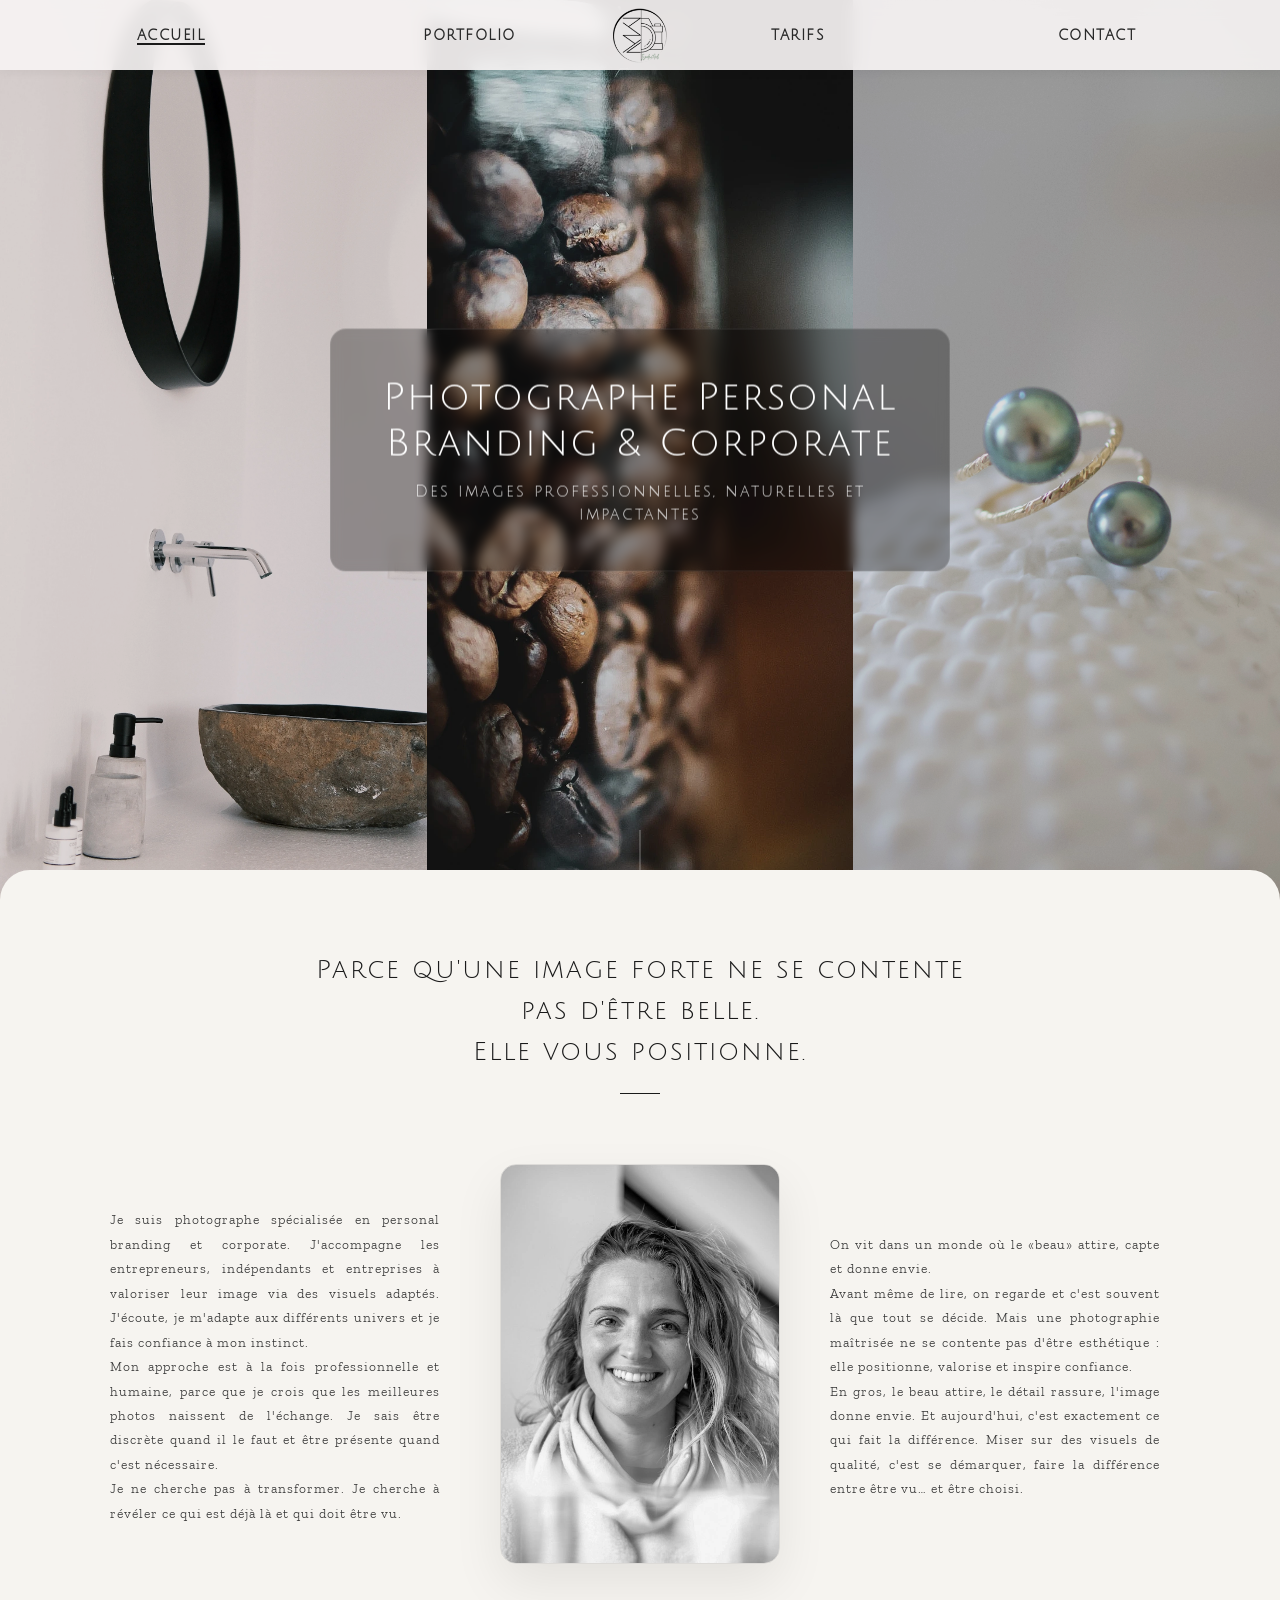
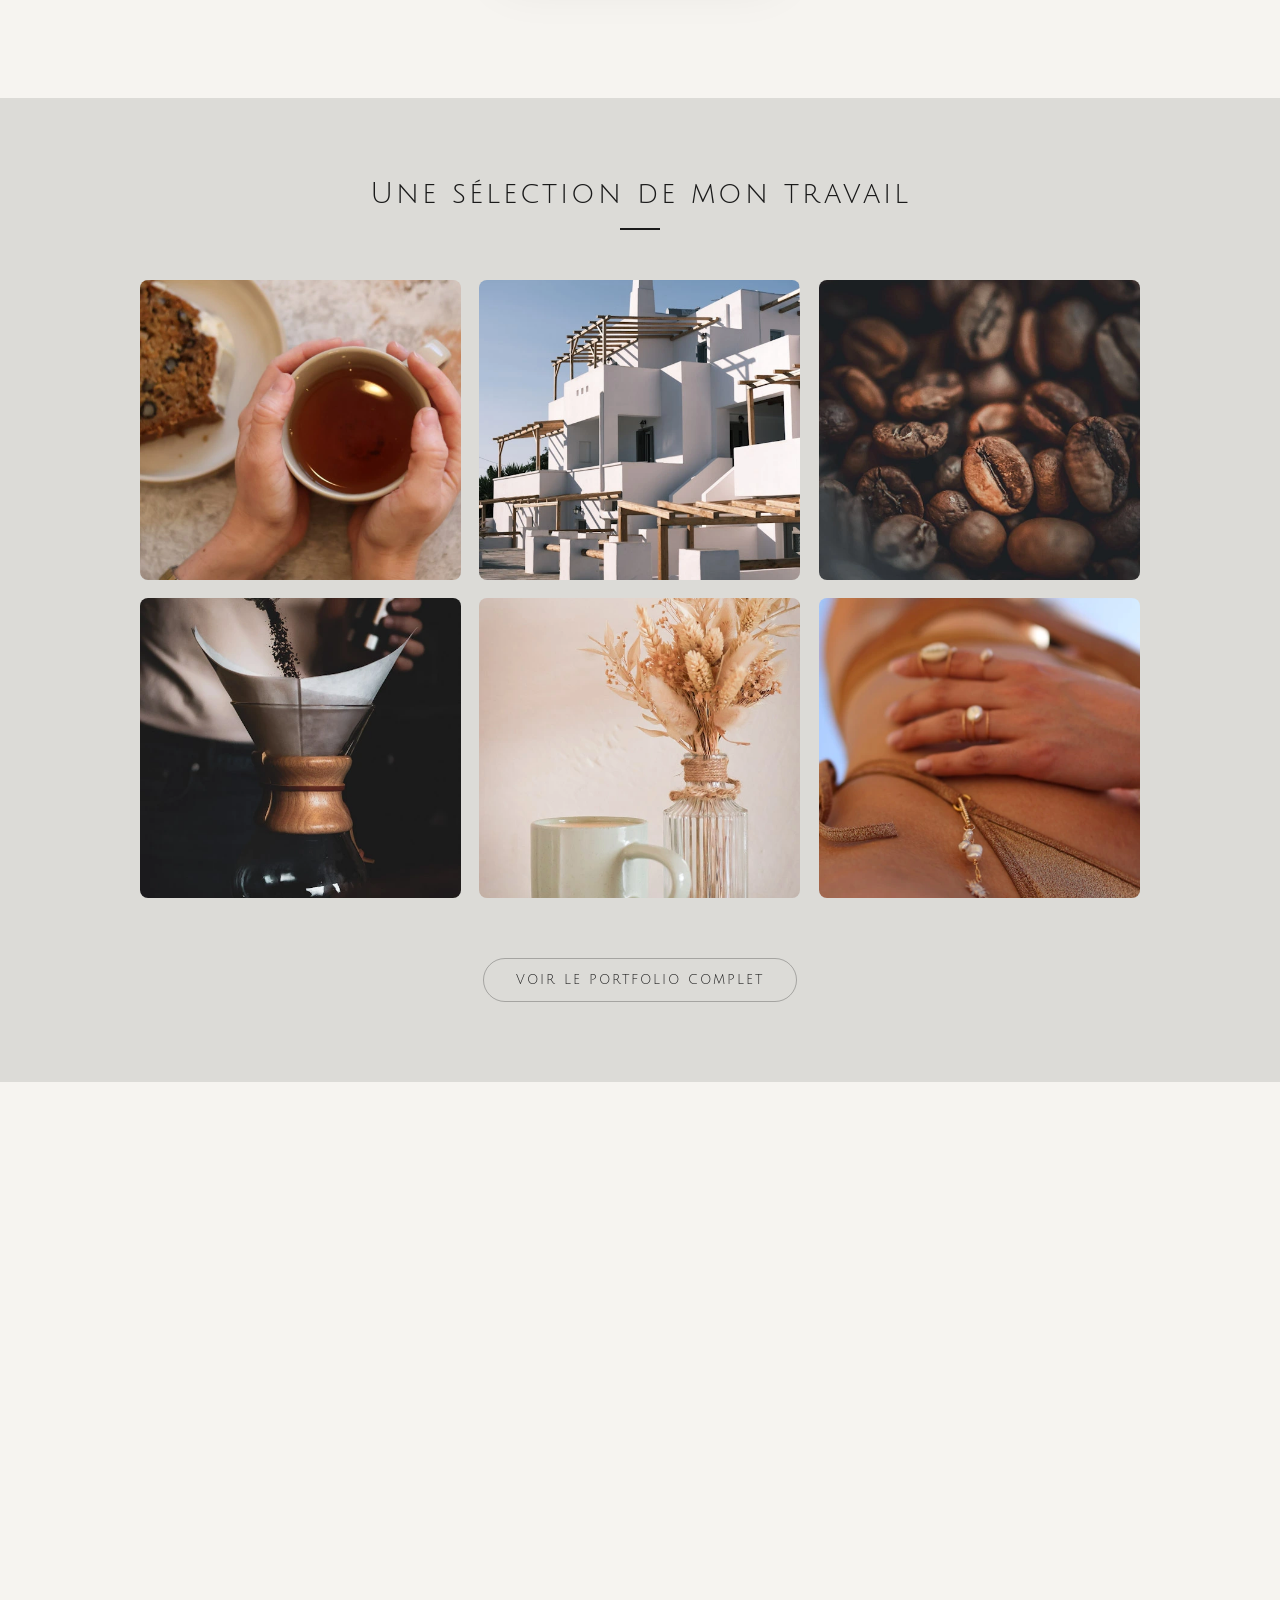
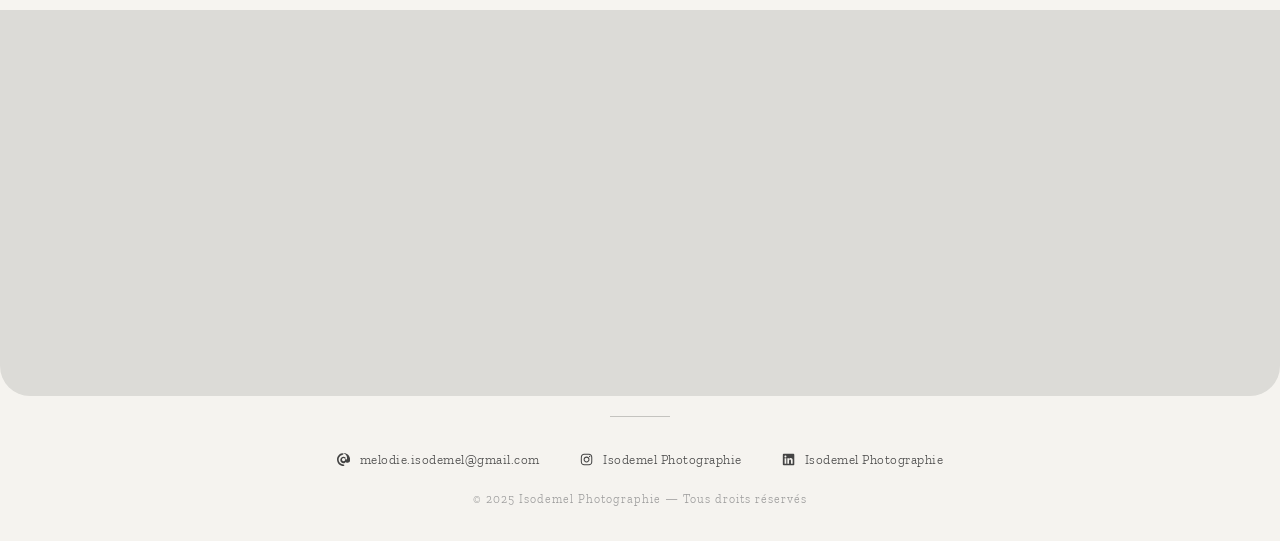
<file: index.html>
<!DOCTYPE html>
<html lang="fr">
<head>
    <meta charset="UTF-8">
    <meta name="viewport" content="width=device-width, initial-scale=1.0">
    <title>Isodemel Photographie</title>
    <meta name="description" content="Photographe personal branding et corporate à Aix-en-Provence et alentours. Photos professionnelles pour entrepreneurs et entreprises">

    <!-- Preload critical fonts -->
    <link rel="preload" href="./assets/fonts/Julius_Sans_One/JuliusSansOne-Regular.ttf" as="font" type="font/ttf" crossorigin>
    <link rel="preload" href="./assets/fonts/Zilla_Slab/ZillaSlab-Light.ttf" as="font" type="font/ttf" crossorigin>

    <link rel="stylesheet" href="style.css">

    <!-- Inline only the 3 SVG icons needed instead of loading 90Ko+ Font Awesome -->
    <style>
        .icon-at, .icon-instagram, .icon-linkedin {
            display: inline-block;
            width: 1em;
            height: 1em;
            vertical-align: -0.125em;
            fill: currentColor;
            flex-shrink: 0;
        }
    </style>
</head>

<body>
    <header class="navbar">
        <nav class="nav-left">
            <a href="./index.html" class="active">Accueil</a>
            <a href="./portfolio.html">Portfolio</a>
        </nav>

        <div class="logo">
            <a href="./index.html">
                <img src="./assets/img/Logo isodemel.png" alt="Isodemel Photographie - Retour à l'accueil" width="55" height="55">
            </a>
        </div>

        <nav class="nav-right">
            <a href="./tarifs.html">Tarifs</a>
            <a href="./contact.html">Contact</a>
        </nav>
    </header>

    <main>
        <section class="hero">
            <div class="hero-grid">
                <div class="hero-img">
                    <img src="./assets/imgmin/img23min.webp" alt="Photo personal branding" fetchpriority="high" decoding="async" width="600" height="900">
                </div>
                <div class="hero-img">
                    <img src="./assets/imgmin/img8min.webp" alt="Photo grains de café" fetchpriority="high" decoding="async" width="600" height="900">
                </div>
                <div class="hero-img">
                    <img src="./assets/imgmin/img22min.webp" alt="Photo bijoux" decoding="async" width="600" height="900">
                </div>
            </div>
            <div class="hero-text">
                <h1>Photographe Personal Branding & Corporate</h1>
                <h2>Des images professionnelles, naturelles et impactantes</h2>
            </div>
        </section>

        <section class="presentation">
            <h2 class="fade-in-up">Parce qu'une image forte ne se contente pas d'être belle. <br>Elle vous positionne.</h2>
            <div class="presentation-container">
                <div class="container-left fade-in-up">
                    <p>Je suis photographe spécialisée en <strong>personal branding et corporate.</strong> J'accompagne les entrepreneurs, indépendants et entreprises à valoriser leur image via des visuels adaptés. J'écoute, je m'adapte aux différents univers et je fais confiance à mon instinct. <br>Mon approche est à la fois professionnelle et humaine, parce que je crois que les meilleures photos naissent de l'échange. Je sais être discrète quand il le faut et être présente quand c'est nécessaire. <br>Je ne cherche pas à transformer. Je cherche à révéler ce qui est déjà là et qui doit être vu.</p>
                </div>
                <div class="container-center fade-in-up">
                    <img src="./assets/imgmin/melo.webp" alt="Mélodie, photographe Isodemel" loading="lazy" width="280" height="400">
                </div>
                <div class="container-right fade-in-up">
                    <p>On vit dans un monde où le «beau» attire, capte et donne envie. <br>Avant même de lire, on regarde et c'est souvent là que tout se décide. Mais une photographie maîtrisée ne se contente pas d'être esthétique : elle positionne, valorise et inspire confiance. <br>En gros, le beau attire, le détail rassure, l'image donne envie. Et aujourd'hui, c'est exactement ce qui fait la différence. Miser sur des visuels de qualité, c'est se démarquer, faire la différence entre être vu… et être choisi.</p>
                </div>
            </div>
        </section>

        <section class="photo">
            <h2 class="fade-in-up">Une sélection de mon travail</h2>
            <div class="photo-grid">
                <img src="./assets/imgmin/img3min.webp" alt="Un thé" loading="lazy" width="400" height="300" class="fade-in-up">
                <img src="./assets/imgmin/img11min.webp" alt="Un hôtel en Grèce" loading="lazy" width="400" height="300" class="fade-in-up">
                <img src="./assets/imgmin/img12min.webp" alt="Des grains de café" loading="lazy" width="400" height="300" class="fade-in-up">
                <img src="./assets/imgmin/img20min.webp" alt="Fabrication de café" loading="lazy" width="400" height="300" class="fade-in-up">
                <img src="./assets/imgmin/img2min.webp" alt="Une tasse à café et un bouquet de fleurs" loading="lazy" width="400" height="300" class="fade-in-up">
                <img src="./assets/imgmin/img19min.webp" alt="Des bijoux sur un maillot de bain" loading="lazy" width="400" height="300" class="fade-in-up">
            </div>
            <a href="./portfolio.html" class="btn">Voir le Portfolio complet</a>
        </section>

        <section class="service-section">
            <h2 class="fade-in-up">Pour Qui</h2>
            <div class="service-grid">
                <div class="service fade-in-up">
                    <h3>Personal Branding</h3>
                    <p>Des portraits naturels pour valoriser votre image et votre activité.</p>
                </div>
                <div class="service fade-in-up">
                    <h3>Corporate</h3>
                    <p>Des images professionnelles pour votre entreprise et vos équipes.</p>
                </div>
                <div class="service fade-in-up">
                    <h3>Reportage</h3>
                    <p>Capturer votre activité dans son environnement réel.</p>
                </div>
            </div>
            <a href="./tarifs.html" class="btn">Voir mes tarifs</a>
        </section>

        <section class="cta">
            <h2 class="fade-in-up">Discutons de votre projet</h2>
            <p class="cta-location fade-in-up">Basée dans le Pays d'Aix, je réalise vos shootings à Aix-en-Provence, Pertuis, Manosque et dans toute la région. Des déplacements sont possibles au-delà, n'hésitez pas à me contacter pour en discuter.</p>
            <a href="./contact.html" class="btn">Me contacter</a>
        </section>
    </main>

    <footer>
        <div class="link">
            <ul>
                <li>
                    <a href="mailto:melodie.isodemel@gmail.com">
                        <svg class="icon-at" xmlns="http://www.w3.org/2000/svg" viewBox="0 0 512 512"><path d="M256 64C150 64 64 150 64 256s86 192 192 192c17.7 0 32 14.3 32 32s-14.3 32-32 32C114.6 512 0 397.4 0 256S114.6 0 256 0s256 114.6 256 256v32c0 53-43 96-96 96-29.3 0-55.6-13.2-73.2-33.9C320 374.8 289.4 400 256 400c-70.7 0-128-57.3-128-128s57.3-128 128-128c26.7 0 51.5 8.2 72 22.1V224c0 17.7 14.3 32 32 32s32-14.3 32-32v-32 0c0-106-86-192-192-192zm64 192a64 64 0 1 0-128 0 64 64 0 1 0 128 0z"/></svg>
                        melodie.isodemel@gmail.com
                    </a>
                </li>
                <li>
                    <a href="https://www.instagram.com/isodemel_photographie/" target="_blank" rel="noopener noreferrer">
                        <svg class="icon-instagram" xmlns="http://www.w3.org/2000/svg" viewBox="0 0 448 512"><path d="M224.1 141c-63.6 0-114.9 51.3-114.9 114.9S160.5 370.9 224.1 370.9 339 319.5 339 255.9 287.7 141 224.1 141zm0 189.6c-41.1 0-74.7-33.5-74.7-74.7s33.5-74.7 74.7-74.7 74.7 33.5 74.7 74.7-33.6 74.7-74.7 74.7zm146.4-194.3c0 14.9-12 26.8-26.8 26.8-14.9 0-26.8-12-26.8-26.8s12-26.8 26.8-26.8 26.8 12 26.8 26.8zm76.1 27.2c-1.7-35.9-9.9-67.7-36.2-93.9-26.2-26.2-58-34.4-93.9-36.2-37-2.1-147.9-2.1-184.9 0-35.8 1.7-67.6 9.9-93.9 36.1s-34.4 58-36.2 93.9c-2.1 37-2.1 147.9 0 184.9 1.7 35.9 9.9 67.7 36.2 93.9s58 34.4 93.9 36.2c37 2.1 147.9 2.1 184.9 0 35.9-1.7 67.7-9.9 93.9-36.2 26.2-26.2 34.4-58 36.2-93.9 2.1-37 2.1-147.8 0-184.8zM398.8 388c-7.8 19.6-22.9 34.7-42.6 42.6-29.5 11.7-99.5 9-132.1 9s-102.7 2.6-132.1-9c-19.6-7.8-34.7-22.9-42.6-42.6-11.7-29.5-9-99.5-9-132.1s-2.6-102.7 9-132.1c7.8-19.6 22.9-34.7 42.6-42.6 29.5-11.7 99.5-9 132.1-9s102.7-2.6 132.1 9c19.6 7.8 34.7 22.9 42.6 42.6 11.7 29.5 9 99.5 9 132.1s2.7 102.7-9 132.1z"/></svg>
                        Isodemel Photographie
                    </a>
                </li>
                <li>
                    <a href="https://www.linkedin.com/in/isodemel-photographie-8511493b7/" target="_blank" rel="noopener noreferrer">
                        <svg class="icon-linkedin" xmlns="http://www.w3.org/2000/svg" viewBox="0 0 448 512"><path d="M416 32H31.9C14.3 32 0 46.5 0 64.3v383.4C0 465.5 14.3 480 31.9 480H416c17.6 0 32-14.5 32-32.3V64.3c0-17.8-14.4-32.3-32-32.3zM135.4 416H69V202.2h66.5V416zm-33.2-243c-21.3 0-38.5-17.3-38.5-38.5S80.9 96 102.2 96c21.2 0 38.5 17.3 38.5 38.5 0 21.3-17.2 38.5-38.5 38.5zm282.1 243h-66.4V312c0-24.8-.5-56.7-34.5-56.7-34.6 0-39.9 27-39.9 54.9V416h-66.4V202.2h63.7v29.2h.9c8.9-16.8 30.6-34.5 62.9-34.5 67.2 0 79.7 44.3 79.7 101.9V416z"/></svg>
                        Isodemel Photographie
                    </a>
                </li>
            </ul>
        </div>
        <p class="footer-copy">&copy; 2025 Isodemel Photographie — Tous droits réservés</p>
    </footer>

    <script>
        // Scroll animations
        if ('IntersectionObserver' in window) {
            const setupObserver = () => {
                const observer = new IntersectionObserver((entries) => {
                    entries.forEach((entry) => {
                        if (entry.isIntersecting) {
                            entry.target.classList.add('visible');
                            observer.unobserve(entry.target);
                        }
                    });
                }, { threshold: 0.1, rootMargin: '0px 0px -40px 0px' });
                document.querySelectorAll('.fade-in-up').forEach(el => observer.observe(el));
            };
            if ('requestIdleCallback' in window) {
                requestIdleCallback(setupObserver);
            } else {
                setTimeout(setupObserver, 200);
            }
        } else {
            document.querySelectorAll('.fade-in-up').forEach(el => el.classList.add('visible'));
        }
    </script>
</body>
</html>
</file>
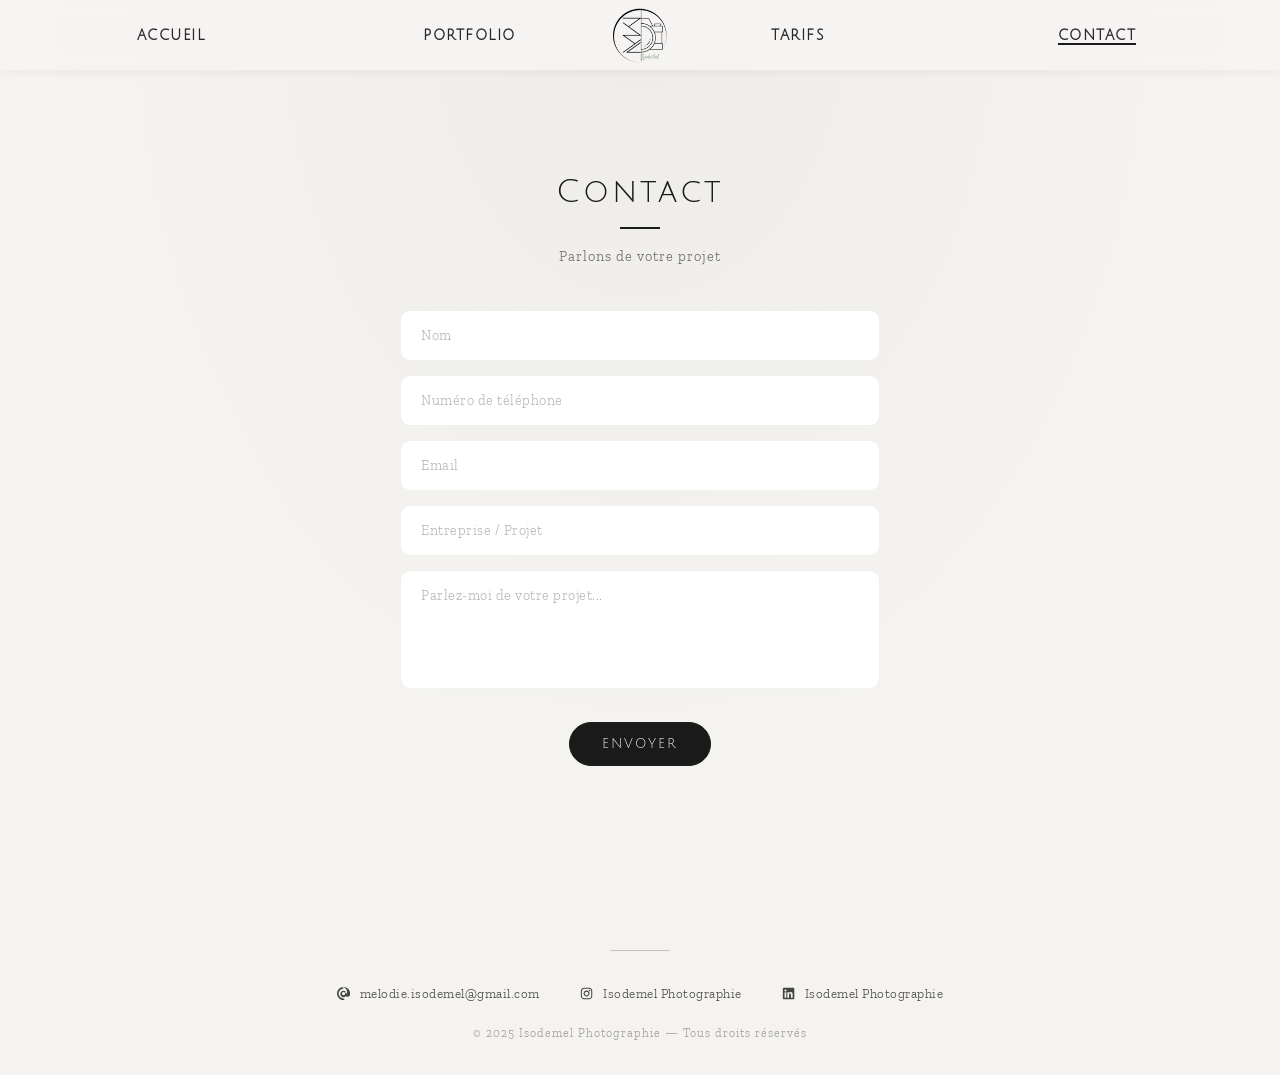
<file: contact.html>
<!DOCTYPE html>
<html lang="fr">
<head>
    <meta charset="UTF-8">
    <meta name="viewport" content="width=device-width, initial-scale=1.0">
    <title>Contact — Isodemel Photographie</title>
    <meta name="description" content="Un projet photo dans la région PACA ? Contactez-moi pour un shooting personal branding ou corporate adapté à votre image.">
    <link rel="preload" href="./assets/fonts/Julius_Sans_One/JuliusSansOne-Regular.ttf" as="font" type="font/ttf" crossorigin>
    <link rel="preload" href="./assets/fonts/Zilla_Slab/ZillaSlab-Light.ttf" as="font" type="font/ttf" crossorigin>
    <link rel="stylesheet" href="style.css">
    <style>
        .icon-at, .icon-instagram, .icon-linkedin { display: inline-block; width: 1em; height: 1em; vertical-align: -0.125em; fill: currentColor; flex-shrink: 0; }
    </style>
</head>

<body>
    <header class="navbar">
        <nav class="nav-left">
            <a href="./index.html">Accueil</a>
            <a href="./portfolio.html">Portfolio</a>
        </nav>
        <div class="logo">
            <a href="./index.html">
                <img src="./assets/img/Logo isodemel.png" alt="Isodemel Photographie - Retour à l'accueil" width="55" height="55">
            </a>
        </div>
        <nav class="nav-right">
            <a href="./tarifs.html">Tarifs</a>
            <a href="./contact.html" class="active">Contact</a>
        </nav>
    </header>

    <main>
        <section class="contact">
            <div class="contact-container">
                <h2 class="contact-title">Contact</h2>
                <p class="contact-subtitle">Parlons de votre projet</p>
                <form class="contact-form">
                    <div class="form-group">
                        <input type="text" name="nom" placeholder="Nom" required autocomplete="name">
                    </div>
                    <div class="form-group">
                        <input type="tel" name="telephone" placeholder="Numéro de téléphone" required autocomplete="tel">
                    </div>
                    <div class="form-group">
                        <input type="email" name="email" placeholder="Email" required autocomplete="email">
                    </div>
                    <div class="form-group">
                        <input type="text" name="entreprise" placeholder="Entreprise / Projet" autocomplete="organization">
                    </div>
                    <div class="form-group">
                        <textarea name="message" rows="5" placeholder="Parlez-moi de votre projet..." required></textarea>
                    </div>
                    <button type="submit" id="btn">Envoyer</button>
                </form>
            </div>
        </section>
    </main>

    <footer>
        <div class="link">
            <ul>
                <li><a href="mailto:melodie.isodemel@gmail.com"><svg class="icon-at" xmlns="http://www.w3.org/2000/svg" viewBox="0 0 512 512"><path d="M256 64C150 64 64 150 64 256s86 192 192 192c17.7 0 32 14.3 32 32s-14.3 32-32 32C114.6 512 0 397.4 0 256S114.6 0 256 0s256 114.6 256 256v32c0 53-43 96-96 96-29.3 0-55.6-13.2-73.2-33.9C320 374.8 289.4 400 256 400c-70.7 0-128-57.3-128-128s57.3-128 128-128c26.7 0 51.5 8.2 72 22.1V224c0 17.7 14.3 32 32 32s32-14.3 32-32v-32 0c0-106-86-192-192-192zm64 192a64 64 0 1 0-128 0 64 64 0 1 0 128 0z"/></svg>melodie.isodemel@gmail.com</a></li>
                <li><a href="https://www.instagram.com/isodemel_photographie/" target="_blank" rel="noopener noreferrer"><svg class="icon-instagram" xmlns="http://www.w3.org/2000/svg" viewBox="0 0 448 512"><path d="M224.1 141c-63.6 0-114.9 51.3-114.9 114.9S160.5 370.9 224.1 370.9 339 319.5 339 255.9 287.7 141 224.1 141zm0 189.6c-41.1 0-74.7-33.5-74.7-74.7s33.5-74.7 74.7-74.7 74.7 33.5 74.7 74.7-33.6 74.7-74.7 74.7zm146.4-194.3c0 14.9-12 26.8-26.8 26.8-14.9 0-26.8-12-26.8-26.8s12-26.8 26.8-26.8 26.8 12 26.8 26.8zm76.1 27.2c-1.7-35.9-9.9-67.7-36.2-93.9-26.2-26.2-58-34.4-93.9-36.2-37-2.1-147.9-2.1-184.9 0-35.8 1.7-67.6 9.9-93.9 36.1s-34.4 58-36.2 93.9c-2.1 37-2.1 147.9 0 184.9 1.7 35.9 9.9 67.7 36.2 93.9s58 34.4 93.9 36.2c37 2.1 147.9 2.1 184.9 0 35.9-1.7 67.7-9.9 93.9-36.2 26.2-26.2 34.4-58 36.2-93.9 2.1-37 2.1-147.8 0-184.8zM398.8 388c-7.8 19.6-22.9 34.7-42.6 42.6-29.5 11.7-99.5 9-132.1 9s-102.7 2.6-132.1-9c-19.6-7.8-34.7-22.9-42.6-42.6-11.7-29.5-9-99.5-9-132.1s-2.6-102.7 9-132.1c7.8-19.6 22.9-34.7 42.6-42.6 29.5-11.7 99.5-9 132.1-9s102.7-2.6 132.1 9c19.6 7.8 34.7 22.9 42.6 42.6 11.7 29.5 9 99.5 9 132.1s2.7 102.7-9 132.1z"/></svg>Isodemel Photographie</a></li>
                <li><a href="https://www.linkedin.com/in/isodemel-photographie-8511493b7/" target="_blank" rel="noopener noreferrer"><svg class="icon-linkedin" xmlns="http://www.w3.org/2000/svg" viewBox="0 0 448 512"><path d="M416 32H31.9C14.3 32 0 46.5 0 64.3v383.4C0 465.5 14.3 480 31.9 480H416c17.6 0 32-14.5 32-32.3V64.3c0-17.8-14.4-32.3-32-32.3zM135.4 416H69V202.2h66.5V416zm-33.2-243c-21.3 0-38.5-17.3-38.5-38.5S80.9 96 102.2 96c21.2 0 38.5 17.3 38.5 38.5 0 21.3-17.2 38.5-38.5 38.5zm282.1 243h-66.4V312c0-24.8-.5-56.7-34.5-56.7-34.6 0-39.9 27-39.9 54.9V416h-66.4V202.2h63.7v29.2h.9c8.9-16.8 30.6-34.5 62.9-34.5 67.2 0 79.7 44.3 79.7 101.9V416z"/></svg>Isodemel Photographie</a></li>
            </ul>
        </div>
        <p class="footer-copy">&copy; 2025 Isodemel Photographie — Tous droits réservés</p>
    </footer>

</body>
</html>
</file>
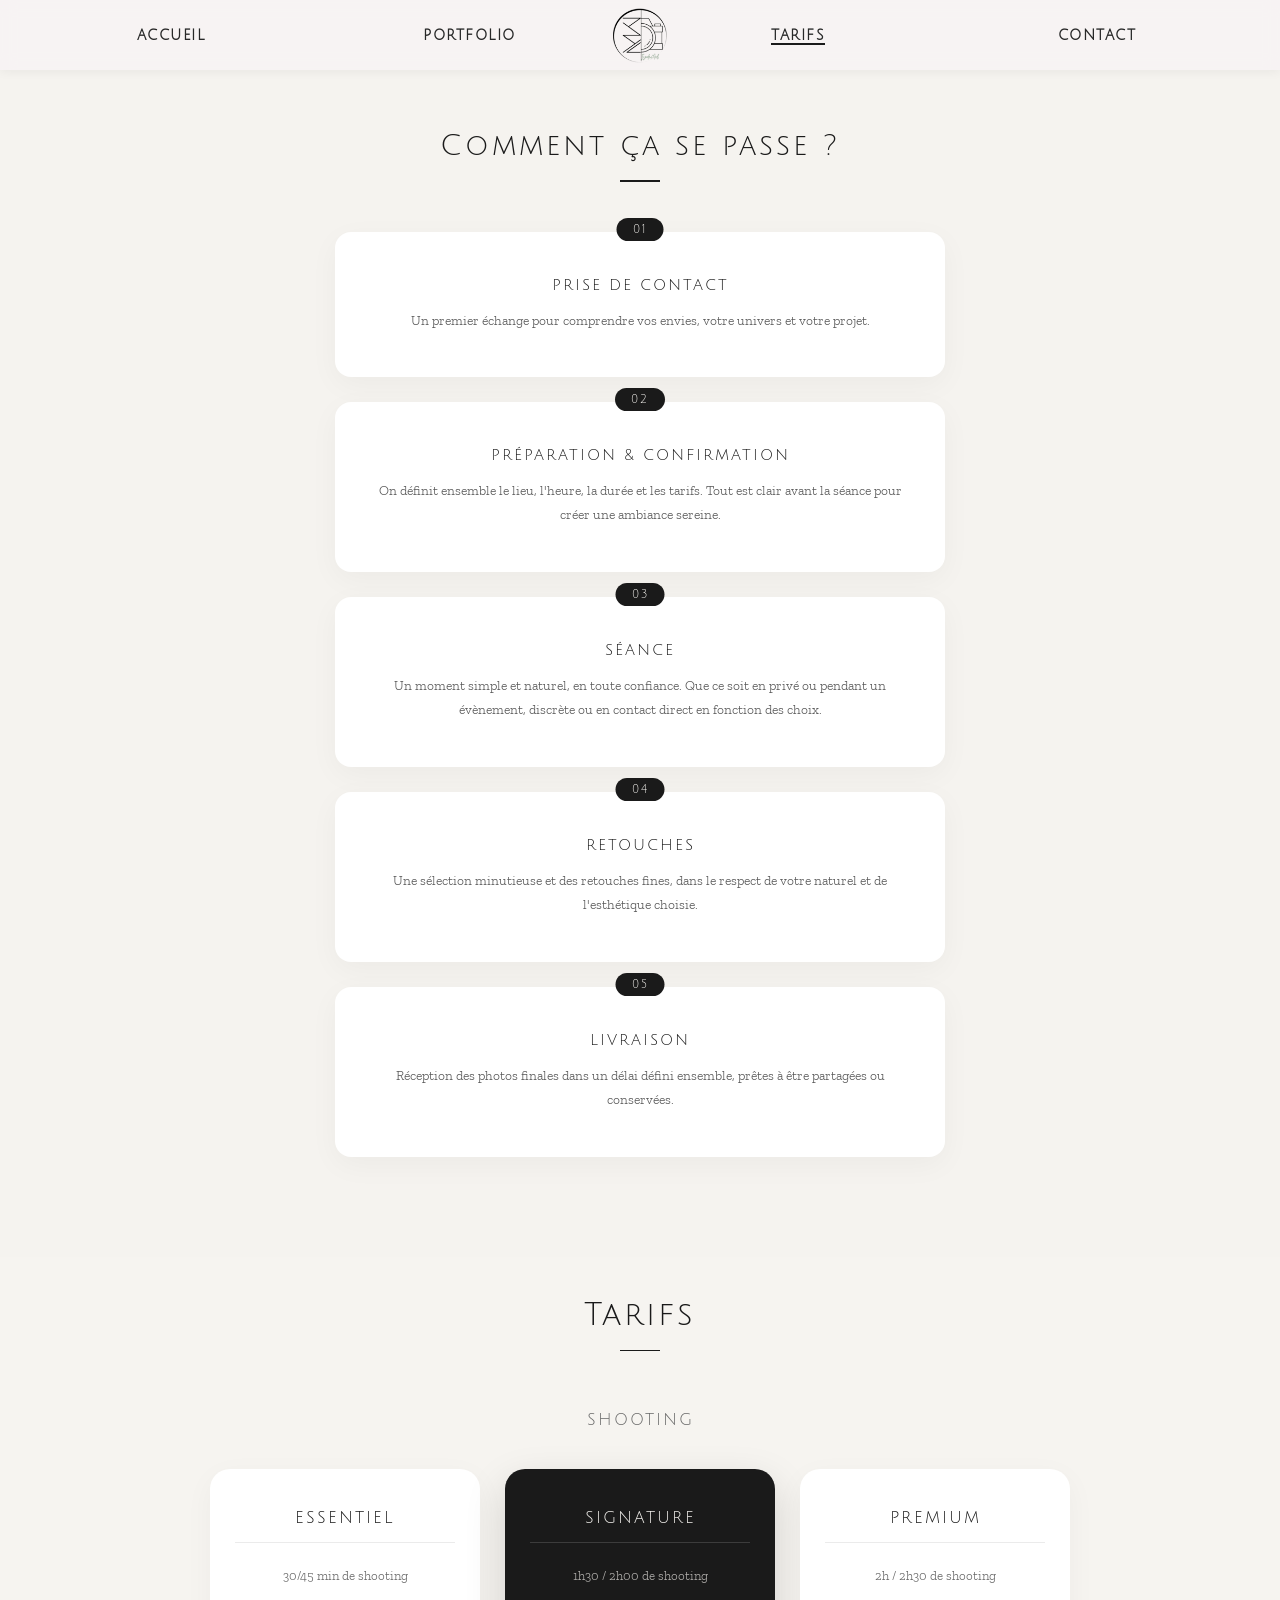
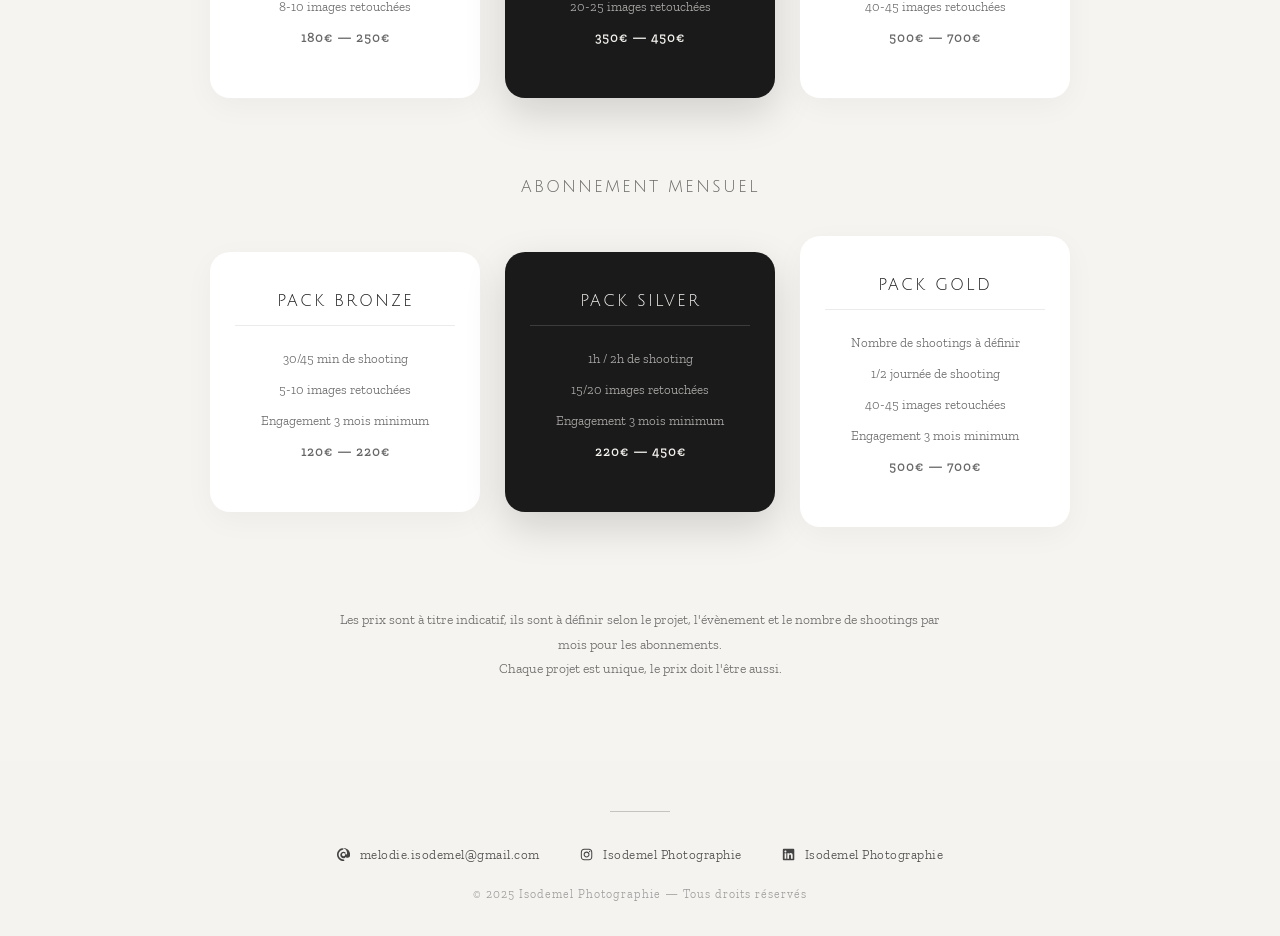
<file: tarifs.html>
<!DOCTYPE html>
<html lang="fr">
<head>
    <meta charset="UTF-8">
    <meta name="viewport" content="width=device-width, initial-scale=1.0">
    <title>Tarifs — Isodemel Photographie</title>
    <meta name="description" content="Découvrez mes tarifs de shooting photo sur Aix-en-Provence et alentours : personal branding, corporate, hospitality. Des offres adaptées à vos besoins.">
    <link rel="preload" href="./assets/fonts/Julius_Sans_One/JuliusSansOne-Regular.ttf" as="font" type="font/ttf" crossorigin>
    <link rel="preload" href="./assets/fonts/Zilla_Slab/ZillaSlab-Light.ttf" as="font" type="font/ttf" crossorigin>
    <link rel="stylesheet" href="style.css">
    <style>
        .icon-at, .icon-instagram, .icon-linkedin { display: inline-block; width: 1em; height: 1em; vertical-align: -0.125em; fill: currentColor; flex-shrink: 0; }
    </style>
</head>

<body>
    <header class="navbar">
        <nav class="nav-left">
            <a href="./index.html">Accueil</a>
            <a href="./portfolio.html">Portfolio</a>
        </nav>
        <div class="logo">
            <a href="./index.html">
                <img src="./assets/img/Logo isodemel.png" alt="Isodemel Photographie - Retour à l'accueil" width="55" height="55">
            </a>
        </div>
        <nav class="nav-right">
            <a href="./tarifs.html" class="active">Tarifs</a>
            <a href="./contact.html">Contact</a>
        </nav>
    </header>

    <main>
        <section class="day-type">
            <h2 class="fade-in-up">Comment ça se passe ?</h2>
            <div class="step-day">
                <div class="step fade-in-up" data-step="01">
                    <h3>Prise de contact</h3>
                    <p>Un premier échange pour comprendre vos envies, votre univers et votre projet.</p>
                </div>
                <div class="step fade-in-up" data-step="02">
                    <h3>Préparation & Confirmation</h3>
                    <p>On définit ensemble le lieu, l'heure, la durée et les tarifs. Tout est clair avant la séance pour créer une ambiance sereine.</p>
                </div>
                <div class="step fade-in-up" data-step="03">
                    <h3>Séance</h3>
                    <p>Un moment simple et naturel, en toute confiance. Que ce soit en privé ou pendant un évènement, discrète ou en contact direct en fonction des choix.</p>
                </div>
                <div class="step fade-in-up" data-step="04">
                    <h3>Retouches</h3>
                    <p>Une sélection minutieuse et des retouches fines, dans le respect de votre naturel et de l'esthétique choisie.</p>
                </div>
                <div class="step fade-in-up" data-step="05">
                    <h3>Livraison</h3>
                    <p>Réception des photos finales dans un délai défini ensemble, prêtes à être partagées ou conservées.</p>
                </div>
            </div>
        </section>

        <section class="pricing">
            <h2 class="section-title fade-in-up">Tarifs</h2>
            <div class="pricing-block">
                <h3 class="pricing-subtitle fade-in-up">Shooting</h3>
                <div class="pricing-grid">
                    <div class="card fade-in-up">
                        <h4>Essentiel</h4>
                        <p>30/45 min de shooting</p>
                        <p>8-10 images retouchées</p>
                        <p class="price">180€ — 250€</p>
                    </div>
                    <div class="card featured fade-in-up">
                        <h4>Signature</h4>
                        <p>1h30 / 2h00 de shooting</p>
                        <p>20-25 images retouchées</p>
                        <p class="price">350€ — 450€</p>
                    </div>
                    <div class="card fade-in-up">
                        <h4>Premium</h4>
                        <p>2h / 2h30 de shooting</p>
                        <p>40-45 images retouchées</p>
                        <p class="price">500€ — 700€</p>
                    </div>
                </div>
            </div>
            <div class="pricing-block">
                <h3 class="pricing-subtitle fade-in-up">Abonnement Mensuel</h3>
                <div class="pricing-grid">
                    <div class="card fade-in-up">
                        <h4>Pack Bronze</h4>
                        <p>30/45 min de shooting</p>
                        <p>5-10 images retouchées</p>
                        <p>Engagement 3 mois minimum</p>
                        <p class="price">120€ — 220€</p>
                    </div>
                    <div class="card featured fade-in-up">
                        <h4>Pack Silver</h4>
                        <p>1h / 2h de shooting</p>
                        <p>15/20 images retouchées</p>
                        <p>Engagement 3 mois minimum</p>
                        <p class="price">220€ — 450€</p>
                    </div>
                    <div class="card fade-in-up">
                        <h4>Pack Gold</h4>
                        <p>Nombre de shootings à définir</p>
                        <p>1/2 journée de shooting</p>
                        <p>40-45 images retouchées</p>
                        <p>Engagement 3 mois minimum</p>
                        <p class="price">500€ — 700€</p>
                    </div>
                </div>
            </div>
            <p class="fade-in-up">Les prix sont à titre <strong>indicatif</strong>, ils sont à définir selon le projet, l'évènement et le nombre de shootings par mois pour les abonnements. <br>Chaque projet est unique, le prix doit l'être aussi.</p>
        </section>
    </main>

    <footer>
        <div class="link">
            <ul>
                <li><a href="mailto:melodie.isodemel@gmail.com"><svg class="icon-at" xmlns="http://www.w3.org/2000/svg" viewBox="0 0 512 512"><path d="M256 64C150 64 64 150 64 256s86 192 192 192c17.7 0 32 14.3 32 32s-14.3 32-32 32C114.6 512 0 397.4 0 256S114.6 0 256 0s256 114.6 256 256v32c0 53-43 96-96 96-29.3 0-55.6-13.2-73.2-33.9C320 374.8 289.4 400 256 400c-70.7 0-128-57.3-128-128s57.3-128 128-128c26.7 0 51.5 8.2 72 22.1V224c0 17.7 14.3 32 32 32s32-14.3 32-32v-32 0c0-106-86-192-192-192zm64 192a64 64 0 1 0-128 0 64 64 0 1 0 128 0z"/></svg>melodie.isodemel@gmail.com</a></li>
                <li><a href="https://www.instagram.com/isodemel_photographie/" target="_blank" rel="noopener noreferrer"><svg class="icon-instagram" xmlns="http://www.w3.org/2000/svg" viewBox="0 0 448 512"><path d="M224.1 141c-63.6 0-114.9 51.3-114.9 114.9S160.5 370.9 224.1 370.9 339 319.5 339 255.9 287.7 141 224.1 141zm0 189.6c-41.1 0-74.7-33.5-74.7-74.7s33.5-74.7 74.7-74.7 74.7 33.5 74.7 74.7-33.6 74.7-74.7 74.7zm146.4-194.3c0 14.9-12 26.8-26.8 26.8-14.9 0-26.8-12-26.8-26.8s12-26.8 26.8-26.8 26.8 12 26.8 26.8zm76.1 27.2c-1.7-35.9-9.9-67.7-36.2-93.9-26.2-26.2-58-34.4-93.9-36.2-37-2.1-147.9-2.1-184.9 0-35.8 1.7-67.6 9.9-93.9 36.1s-34.4 58-36.2 93.9c-2.1 37-2.1 147.9 0 184.9 1.7 35.9 9.9 67.7 36.2 93.9s58 34.4 93.9 36.2c37 2.1 147.9 2.1 184.9 0 35.9-1.7 67.7-9.9 93.9-36.2 26.2-26.2 34.4-58 36.2-93.9 2.1-37 2.1-147.8 0-184.8zM398.8 388c-7.8 19.6-22.9 34.7-42.6 42.6-29.5 11.7-99.5 9-132.1 9s-102.7 2.6-132.1-9c-19.6-7.8-34.7-22.9-42.6-42.6-11.7-29.5-9-99.5-9-132.1s-2.6-102.7 9-132.1c7.8-19.6 22.9-34.7 42.6-42.6 29.5-11.7 99.5-9 132.1-9s102.7-2.6 132.1 9c19.6 7.8 34.7 22.9 42.6 42.6 11.7 29.5 9 99.5 9 132.1s2.7 102.7-9 132.1z"/></svg>Isodemel Photographie</a></li>
                <li><a href="https://www.linkedin.com/in/isodemel-photographie-8511493b7/" target="_blank" rel="noopener noreferrer"><svg class="icon-linkedin" xmlns="http://www.w3.org/2000/svg" viewBox="0 0 448 512"><path d="M416 32H31.9C14.3 32 0 46.5 0 64.3v383.4C0 465.5 14.3 480 31.9 480H416c17.6 0 32-14.5 32-32.3V64.3c0-17.8-14.4-32.3-32-32.3zM135.4 416H69V202.2h66.5V416zm-33.2-243c-21.3 0-38.5-17.3-38.5-38.5S80.9 96 102.2 96c21.2 0 38.5 17.3 38.5 38.5 0 21.3-17.2 38.5-38.5 38.5zm282.1 243h-66.4V312c0-24.8-.5-56.7-34.5-56.7-34.6 0-39.9 27-39.9 54.9V416h-66.4V202.2h63.7v29.2h.9c8.9-16.8 30.6-34.5 62.9-34.5 67.2 0 79.7 44.3 79.7 101.9V416z"/></svg>Isodemel Photographie</a></li>
            </ul>
        </div>
        <p class="footer-copy">&copy; 2025 Isodemel Photographie — Tous droits réservés</p>
    </footer>

    <script>
        if ('IntersectionObserver' in window) {
            const observer = new IntersectionObserver((entries) => {
                entries.forEach((entry) => { if (entry.isIntersecting) { entry.target.classList.add('visible'); observer.unobserve(entry.target); } });
            }, { threshold: 0.1, rootMargin: '0px 0px -40px 0px' });
            document.querySelectorAll('.fade-in-up').forEach(el => observer.observe(el));
        } else {
            document.querySelectorAll('.fade-in-up').forEach(el => el.classList.add('visible'));
        }
    </script>
</body>
</html>
</file>
<file: style.css>
@font-face {
    font-family: Julius sans One;
    src: url(./assets/fonts/Julius_Sans_One/JuliusSansOne-Regular.ttf);
    font-display: swap;
}

@font-face {
    font-family: Zilla Slab;
    src: url(./assets/fonts/Zilla_Slab/ZillaSlab-Light.ttf);
    font-weight: lighter;
    font-display: swap;
}

* {
    margin: 0;
    padding: 0;
    list-style: none;
    font-family: "Zilla Slab", sans-serif;
    font-weight: lighter;
    font-style: normal;
    box-sizing: border-box;
}

body {
    background-color: hsl(40, 25%, 95%);
    overflow-x: hidden;
    color: #1a1a1a;
}

/* ============================
   NAVBAR
   ============================ */

.navbar a,
h1,
h2,
h3 {
    font-family: "Julius Sans One", sans-serif;
    font-weight: 400;
}

.navbar {
    position: fixed;
    top: 0;
    left: 0;
    width: 100%;
    height: 70px;
    z-index: 9999;
    display: grid;
    grid-template-columns: 1fr auto 1fr;
    align-items: center;
    padding: 0 40px;
    box-shadow: 0 2px 10px rgba(0, 0, 0, 0.05);
    background: rgba(247, 244, 244, 0.92);
    backdrop-filter: blur(8px);
    -webkit-backdrop-filter: blur(8px);
    transition: background 0.3s ease;
}

.nav-left,
.nav-right {
    display: flex;
    gap: 25px;
}

.nav-left {
    justify-content: space-around;
}

.nav-right {
    justify-content: space-around;
}

.navbar a {
    text-decoration: none;
    color: rgb(40, 40, 40);
    font-weight: 700;
    position: relative;
    z-index: 1;
    font-size: 0.9rem;
    letter-spacing: 1.5px;
    text-transform: uppercase;
}

.navbar a::before {
    content: "";
    position: absolute;
    left: 0;
    bottom: -2px;
    width: 100%;
    height: 1.5px;
    background: #1a1a1a;
    z-index: -1;
    transform: scaleX(0);
    transform-origin: left;
    transition: transform 0.3s ease;
}

.navbar a:hover::before {
    transform: scaleX(1);
}

.navbar a.active::before {
    transform: scaleX(1);
}

.logo {
    text-align: center;
    z-index: 3;
    display: flex;
    align-items: center;
    justify-content: center;
}

.logo a {
    display: flex;
    align-items: center;
    justify-content: center;
}

.logo a::before {
    display: none;
}

.logo img {
    height: 55px;
    display: block;
}

/* Hamburger Menu */
.hamburger {
    display: none;
    flex-direction: column;
    justify-content: center;
    align-items: center;
    gap: 5px;
    cursor: pointer;
    z-index: 10001;
    background: none;
    border: none;
    padding: 8px;
    position: absolute;
    right: 20px;
    top: 50%;
    transform: translateY(-50%);
}

.hamburger span {
    display: block;
    width: 24px;
    height: 2px;
    background: rgb(40, 40, 40);
    transition: all 0.3s ease;
    border-radius: 2px;
}

.hamburger.open span:nth-child(1) {
    transform: rotate(45deg) translate(5px, 5px);
}

.hamburger.open span:nth-child(2) {
    opacity: 0;
}

.hamburger.open span:nth-child(3) {
    transform: rotate(-45deg) translate(5px, -5px);
}

/* Mobile menu overlay */
.mobile-menu {
    display: none;
    position: fixed;
    top: 0;
    left: 0;
    width: 100%;
    height: 100vh;
    background: rgba(246, 244, 240, 0.97);
    backdrop-filter: blur(20px);
    z-index: 10000;
    flex-direction: column;
    justify-content: center;
    align-items: center;
    gap: 40px;
    opacity: 0;
    transition: opacity 0.4s ease;
}

.mobile-menu.open {
    display: flex;
    opacity: 1;
}

.mobile-menu a {
    text-decoration: none;
    color: rgb(40, 40, 40);
    font-family: "Julius Sans One", sans-serif;
    font-size: 1.3rem;
    letter-spacing: 4px;
    text-transform: uppercase;
    position: relative;
    transition: opacity 0.3s ease;
}

.mobile-menu a::after {
    content: "";
    position: absolute;
    bottom: -4px;
    left: 50%;
    transform: translateX(-50%) scaleX(0);
    width: 30px;
    height: 1.5px;
    background: #1a1a1a;
    transition: transform 0.3s ease;
}

.mobile-menu a:hover::after {
    transform: translateX(-50%) scaleX(1);
}

.mobile-menu a:hover {
    opacity: 0.6;
}

/* ============================
   ANIMATIONS
   ============================ */

@keyframes fadeInUp {
    from {
        opacity: 0;
        transform: translateY(30px);
    }
    to {
        opacity: 1;
        transform: translateY(0);
    }
}

@keyframes fadeIn {
    from { opacity: 0; }
    to { opacity: 1; }
}

@keyframes scaleIn {
    from {
        opacity: 0;
        transform: translate(-50%, -50%) scale(0.95);
    }
    to {
        opacity: 1;
        transform: translate(-50%, -50%) scale(1);
    }
}

.fade-in-up {
    opacity: 0;
    transform: translateY(30px);
    transition: opacity 0.8s cubic-bezier(0.25, 0.46, 0.45, 0.94), 
                transform 0.8s cubic-bezier(0.25, 0.46, 0.45, 0.94);
}

.fade-in-up.visible {
    opacity: 1;
    transform: translateY(0);
}

/* ============================
   HERO SECTION
   ============================ */

.hero {
    position: relative;
    height: 100vh;
    height: 100dvh;
    overflow: hidden;
    margin: 0;
}

.hero-grid {
    display: grid;
    grid-template-columns: repeat(3, 1fr);
    height: 100%;
}

.hero-img {
    overflow: hidden;
    position: relative;
}

.hero-img img {
    width: 100%;
    height: 100%;
    object-fit: cover;
    object-position: center;
    filter: brightness(0.85) contrast(1.05);
    transition: transform 0.8s cubic-bezier(0.25, 0.46, 0.45, 0.94);
    display: block;
}

.hero-img:hover img {
    transform: scale(1.04);
}

.img1 {
    background-image: url(./assets/imgmin/img23min.webp);
}

.img2 {
    background-image: url(./assets/imgmin/img8min.webp);
}

.img3 {
    background-image: url(./assets/imgmin/img22min.webp);
}

.hero-text {
    background: rgba(0, 0, 0, 0.3);
    backdrop-filter: blur(6px);
    -webkit-backdrop-filter: blur(6px);
    padding: 45px 40px;
    border-radius: 16px;
    color: white;
    border: 1px solid rgba(255, 255, 255, 0.1);
    position: absolute;
    top: 50%;
    left: 50%;
    transform: translate(-50%, -50%);
    text-align: center;
    max-width: 620px;
    width: 90%;
    line-height: 1.4;
    animation: scaleIn 1.2s cubic-bezier(0.25, 0.46, 0.45, 0.94) forwards;
}

.hero-text h1 {
    font-size: 2.4rem;
    margin-bottom: 14px;
    line-height: 1.2;
    letter-spacing: 2px;
}

.hero-text h2 {
    font-size: 1rem;
    opacity: 0.85;
    font-weight: 300;
    letter-spacing: 2px;
}

/* Scroll indicator - static line */
.hero::after {
    content: "";
    position: absolute;
    bottom: 30px;
    left: 50%;
    transform: translateX(-50%);
    width: 1px;
    height: 40px;
    background: rgba(255, 255, 255, 0.4);
}

/* ============================
   PRESENTATION
   ============================ */

.presentation {
    margin-top: -30px;
    border-radius: 30px 30px 0 0;
    background: #f6f4f0;
    padding: 80px 20px 60px;
    position: relative;
    z-index: 2;
}

.presentation h2 {
    text-align: center;
    letter-spacing: 2px;
    font-size: 1.6rem;
    line-height: 1.6;
    max-width: 650px;
    margin: 0 auto;
}

.presentation h2::after {
    content: "";
    display: block;
    width: 40px;
    height: 1.5px;
    background: #1a1a1a;
    margin: 20px auto;
}

.presentation-container {
    display: grid;
    grid-template-columns: 1fr auto 1fr;
    gap: 30px;
    align-items: center;
    margin: 70px auto;
    max-width: 1100px;
    padding: 0 20px;
}

.container-left,
.container-right {
    max-width: 350px;
    font-size: 0.85rem;
    letter-spacing: 1px;
    line-height: 1.8;
    text-align: justify;
    color: #333;
}

.container-left {
    padding-right: 20px;
}

.container-right {
    padding-left: 20px;
}

.container-center img {
    width: 280px;
    border-radius: 16px;
    border: 1px solid rgba(0, 0, 0, 0.1);
    box-shadow: 0 20px 50px rgba(0, 0, 0, 0.08);
}

/* ============================
   PHOTO SECTION
   ============================ */

.photo {
    padding: 80px 20px;
    text-align: center;
    background: #dcdbd7;
}

.photo h2 {
    letter-spacing: 3px;
    font-size: 1.8rem;
}

.photo h2::after {
    content: "";
    display: block;
    width: 40px;
    height: 1.5px;
    background: #1a1a1a;
    margin: 18px auto;
}

.photo-grid {
    display: grid;
    grid-template-columns: repeat(3, 1fr);
    gap: 18px;
    max-width: 1000px;
    margin: 50px auto 60px;
}

.photo-grid img {
    width: 100%;
    height: 300px;
    object-fit: cover;
    border-radius: 8px;
    transition: transform 0.5s cubic-bezier(0.25, 0.46, 0.45, 0.94), 
                box-shadow 0.5s ease;
    content-visibility: auto;
}

.photo-grid img:hover {
    transform: scale(1.03);
    box-shadow: 0 12px 30px rgba(0, 0, 0, 0.18);
}

/* ============================
   BUTTONS
   ============================ */

.btn {
    display: inline-block;
    padding: 14px 32px;
    text-decoration: none;
    color: #1a1a1a;
    background: transparent;
    border: 1.5px solid rgba(0, 0, 0, 0.25);
    border-radius: 30px;
    font-size: 0.8rem;
    font-family: "Julius Sans One", sans-serif;
    cursor: pointer;
    transition: all 0.4s ease;
    letter-spacing: 2px;
    text-transform: uppercase;
}

.btn:hover {
    background: #1a1a1a;
    color: #f6f4f0;
    border-color: #1a1a1a;
    transform: translateY(-2px);
    box-shadow: 0 6px 20px rgba(0, 0, 0, 0.12);
}

.btn:active {
    transform: scale(0.97);
}

/* ============================
   SERVICES
   ============================ */

.service-section {
    padding: 80px 20px;
    text-align: center;
    background: #f6f4f0;
    content-visibility: auto;
    contain-intrinsic-size: auto 500px;
}

.service-section h2 {
    letter-spacing: 3px;
    font-size: 1.8rem;
    margin-bottom: 10px;
}

.service-section h2::after {
    content: "";
    display: block;
    width: 40px;
    height: 1.5px;
    background: #1a1a1a;
    margin: 18px auto;
}

.service-grid {
    display: grid;
    grid-template-columns: repeat(3, 1fr);
    gap: 30px;
    max-width: 1000px;
    margin: 50px auto 60px;
    padding: 0 20px;
}

.service {
    padding: 40px 30px;
    border-radius: 16px;
    background: white;
    box-shadow: 0 6px 25px rgba(0, 0, 0, 0.04);
    transition: transform 0.4s ease, box-shadow 0.4s ease;
}

.service:hover {
    transform: translateY(-6px);
    box-shadow: 0 15px 40px rgba(0, 0, 0, 0.08);
}

.service h3 {
    margin-bottom: 14px;
    font-size: 1rem;
    letter-spacing: 2px;
    text-transform: uppercase;
}

.service p {
    font-size: 0.88rem;
    line-height: 1.8;
    color: #555;
}

/* ============================
   CTA
   ============================ */

.cta {
    padding: 80px 20px;
    text-align: center;
    border-radius: 0 0 30px 30px;
    position: relative;
    background: #dcdbd7;
    margin-bottom: -30px;
    z-index: 2;
    content-visibility: auto;
    contain-intrinsic-size: auto 400px;
}

.cta h2 {
    margin-bottom: 10px;
    letter-spacing: 3px;
    font-size: 1.8rem;
}

.cta h2::after {
    content: "";
    display: block;
    width: 40px;
    height: 1.5px;
    background: #1a1a1a;
    margin: 18px auto;
}

.cta-location {
    font-size: 0.88rem;
    max-width: 550px;
    margin: 20px auto 35px;
    line-height: 1.8;
    color: #444;
}

/* ============================
   FOOTER
   ============================ */

footer {
    margin: 0 auto;
    padding: 50px 20px 35px;
    text-align: center;
}

.link::before {
    content: "";
    display: block;
    height: 1px;
    width: 60px;
    background: rgba(0, 0, 0, 0.2);
    margin: 0 auto 35px;
}

.link ul {
    display: flex;
    justify-content: center;
    gap: 40px;
    flex-wrap: wrap;
}

.link a {
    text-decoration: none;
    color: #444;
    font-size: 0.82rem;
    letter-spacing: 0.5px;
    transition: color 0.3s ease;
    display: flex;
    align-items: center;
    gap: 10px;
}

.link a i {
    font-size: 1rem;
    opacity: 0.7;
}

.link a:hover {
    color: #1a1a1a;
}

.footer-copy {
    margin-top: 25px;
    font-size: 0.75rem;
    color: #999;
    letter-spacing: 1px;
}

/* ============================
   PORTFOLIO
   ============================ */

.portfolio {
    padding: 110px 0 70px;
}

.portfolio h2 {
    text-align: center;
    margin: 20px 0 10px;
    letter-spacing: 3px;
    font-size: 2rem;
}

.portfolio h2::after {
    content: "";
    display: block;
    width: 40px;
    height: 1.5px;
    background: #1a1a1a;
    margin: 18px auto 50px;
}

.portfolio-container {
    display: grid;
    grid-template-columns: repeat(3, 1fr);
    gap: 16px;
    max-width: 1100px;
    margin: 0 auto;
    padding: 0 20px;
}

.portfolio-container img {
    width: 100%;
    height: 300px;
    object-fit: cover;
    border-radius: 8px;
    transition: transform 0.5s cubic-bezier(0.25, 0.46, 0.45, 0.94), 
                box-shadow 0.5s ease,
                filter 0.5s ease;
}

.portfolio-container img:hover {
    transform: scale(1.02);
    box-shadow: 0 10px 30px rgba(0, 0, 0, 0.14);
    filter: brightness(1.05);
}

/* ============================
   CONTACT
   ============================ */

.contact {
    padding: 120px 20px 80px;
    background: #f6f4f0;
    text-align: center;
    min-height: 100vh;
    min-height: 100dvh;
    display: flex;
    align-items: center;
    justify-content: center;
    position: relative;
}

.contact::before {
    content: "";
    position: absolute;
    top: 0;
    left: 0;
    width: 100%;
    height: 100%;
    background: radial-gradient(ellipse at 50% 0%, rgba(220, 219, 215, 0.3) 0%, transparent 70%);
    pointer-events: none;
}

.contact-container {
    width: 100%;
    max-width: 480px;
    margin: 0 auto;
    position: relative;
    z-index: 1;
}

.contact-title {
    font-size: 2rem;
    margin-bottom: 10px;
    letter-spacing: 3px;
}

.contact-title::after {
    content: "";
    display: block;
    width: 40px;
    height: 1.5px;
    background: #1a1a1a;
    margin: 18px auto;
}

.contact-subtitle {
    font-size: 0.9rem;
    color: #666;
    margin-bottom: 45px;
    letter-spacing: 1px;
}

.contact-form {
    display: flex;
    flex-direction: column;
    gap: 14px;
}

.form-group input,
.form-group textarea {
    width: 100%;
    padding: 16px 20px;
    border: 1.5px solid rgba(0, 0, 0, 0.06);
    border-radius: 10px;
    background: white;
    font-size: 0.88rem;
    outline: none;
    resize: none;
    font-family: "Zilla Slab", sans-serif;
    transition: border-color 0.3s ease, box-shadow 0.3s ease;
    color: #1a1a1a;
}

.form-group input:focus,
.form-group textarea:focus {
    border-color: rgba(0, 0, 0, 0.15);
    box-shadow: 0 4px 15px rgba(0, 0, 0, 0.05);
}

.form-group input::placeholder,
.form-group textarea::placeholder {
    color: rgba(0, 0, 0, 0.3);
    letter-spacing: 0.5px;
}

#btn {
    padding: 14px 32px;
    width: auto;
    min-width: 140px;
    background: #1a1a1a;
    color: #f6f4f0;
    border: 1.5px solid #1a1a1a;
    border-radius: 30px;
    cursor: pointer;
    transition: all 0.4s ease;
    margin: 15px auto 0;
    font-family: "Julius Sans One", sans-serif;
    font-size: 0.8rem;
    letter-spacing: 2px;
    text-transform: uppercase;
}

#btn:hover {
    background: transparent;
    color: #1a1a1a;
    transform: translateY(-2px);
    box-shadow: 0 6px 20px rgba(0, 0, 0, 0.1);
}

/* ============================
   TARIFS - STEPS
   ============================ */

.day-type {
    padding: 130px 20px 70px;
    text-align: center;
}

.day-type h2 {
    font-size: 1.8rem;
    margin-bottom: 10px;
    letter-spacing: 3px;
}

.day-type h2::after {
    content: "";
    display: block;
    width: 40px;
    height: 1.5px;
    background: #1a1a1a;
    margin: 18px auto 50px;
}

.step-day {
    display: grid;
    grid-template-rows: repeat(5, auto);
    gap: 25px;
    max-width: 650px;
    margin: 30px auto;
    padding: 0 20px;
}

.step {
    background: white;
    padding: 45px 35px;
    border-radius: 16px;
    text-align: center;
    box-shadow: 0 8px 30px rgba(0, 0, 0, 0.04);
    position: relative;
    transition: transform 0.4s ease, box-shadow 0.4s ease;
}

.step:hover {
    transform: translateY(-4px);
    box-shadow: 0 16px 40px rgba(0, 0, 0, 0.08);
}

.step::before {
    content: attr(data-step);
    position: absolute;
    top: -14px;
    left: 50%;
    transform: translateX(-50%);
    background: #1a1a1a;
    color: #f6f4f0;
    font-size: 0.7rem;
    padding: 5px 16px;
    border-radius: 20px;
    font-family: "Julius Sans One", sans-serif;
    letter-spacing: 2px;
}

.step h3 {
    font-size: 0.95rem;
    margin-bottom: 15px;
    letter-spacing: 2px;
    text-transform: uppercase;
}

.step p {
    font-size: 0.85rem;
    line-height: 1.8;
    color: #555;
}

/* ============================
   TARIFS - PRICING
   ============================ */

.pricing {
    padding: 40px 20px 80px;
    background: #f6f4f0;
    text-align: center;
}

.section-title {
    font-size: 2rem;
    margin-bottom: 60px;
    letter-spacing: 3px;
}

.section-title::after {
    content: "";
    display: block;
    width: 40px;
    height: 1.5px;
    background: #1a1a1a;
    margin: 18px auto;
}

.pricing-block {
    margin-bottom: 80px;
}

.pricing-subtitle {
    font-size: 1rem;
    margin-bottom: 40px;
    color: #666;
    text-decoration: none;
    letter-spacing: 2px;
    text-transform: uppercase;
}

.pricing-grid {
    display: grid;
    grid-template-columns: repeat(3, 1fr);
    gap: 25px;
    max-width: 900px;
    margin: 0 auto;
    padding: 0 20px;
    align-items: center;
}

.card {
    background: white;
    padding: 40px 25px;
    border-radius: 20px;
    box-shadow: 0 8px 30px rgba(0, 0, 0, 0.04);
    transition: all 0.4s ease;
}

.card h4 {
    font-size: 1rem;
    margin-bottom: 22px;
    text-decoration: none;
    font-family: "Julius Sans One", sans-serif;
    letter-spacing: 2px;
    text-transform: uppercase;
    padding-bottom: 15px;
    border-bottom: 1px solid rgba(0, 0, 0, 0.08);
}

.card p {
    font-size: 0.82rem;
    margin: 10px 0;
    color: #666;
    line-height: 1.6;
}

.price {
    font-size: 1.15rem;
    margin-top: 25px;
    font-weight: bold;
    letter-spacing: 1px;
    color: #1a1a1a;
}

.card:hover {
    transform: translateY(-6px);
    box-shadow: 0 18px 45px rgba(0, 0, 0, 0.1);
}

/* Featured card */
.featured {
    background: #1a1a1a;
    color: #f6f4f0;
    transform: scale(1.04);
    box-shadow: 0 15px 40px rgba(0, 0, 0, 0.15);
}

.featured h4 {
    border-bottom-color: rgba(255, 255, 255, 0.15);
}

.featured p {
    color: rgba(246, 244, 240, 0.7);
}

.featured .price {
    color: #f6f4f0;
}

.featured:hover {
    transform: scale(1.04) translateY(-6px);
    box-shadow: 0 22px 50px rgba(0, 0, 0, 0.2);
}

.pricing > p {
    max-width: 600px;
    margin: 0 auto;
    font-size: 0.85rem;
    line-height: 1.8;
    color: #666;
}

/* ============================
   RESPONSIVE - TABLETTE (1024px)
   ============================ */

@media (max-width: 1024px) {
    .pricing-grid {
        grid-template-columns: repeat(2, 1fr);
    }

    .featured {
        transform: scale(1);
    }

    .featured:hover {
        transform: translateY(-6px);
    }

    .presentation-container {
        gap: 20px;
    }

    .container-left,
    .container-right {
        font-size: 0.8rem;
    }

    .container-center img {
        max-width: 350px;
    }

    .photo-grid {
        grid-template-columns: repeat(2, 1fr);
    }

    .portfolio-container {
        grid-template-columns: repeat(2, 1fr);
    }

    .hero-text h1 {
        font-size: 2rem;
    }
}

/* ============================
   RESPONSIVE - TABLETTE PETITE (800px)
   ============================ */

@media (max-width: 800px) {
    /* Keep nav links visible on mobile - compact layout */
    .navbar {
        grid-template-columns: 1fr auto 1fr;
        padding: 0 15px;
        height: 60px;
    }

    .nav-left,
    .nav-right {
        gap: 12px;
    }

    .navbar a {
        font-size: 0.7rem;
        letter-spacing: 1px;
    }

    .logo img {
        max-height: 50px;
        width: auto;
    }

    .hamburger {
        display: none;
    }

    .hero {
        height: 80vh;
        height: 80dvh;
    }

    .hero-grid {
        grid-template-columns: repeat(3, 1fr);
    }

    .hero-text {
        padding: 25px 20px;
        max-width: 85%;
        backdrop-filter: none;
        -webkit-backdrop-filter: none;
        background: rgba(0, 0, 0, 0.45);
    }

    .hero-text h1 {
        font-size: 1.6rem;
    }

    .hero-text h2 {
        font-size: 0.9rem;
    }

    .hero::after {
        display: none;
    }

    .presentation {
        padding: 50px 20px 30px;
    }

    .presentation h2 {
        font-size: 1.3rem;
    }

    .presentation-container {
        grid-template-columns: 1fr;
        text-align: center;
        place-items: center;
        gap: 30px;
        margin: 40px auto;
    }

    .container-left,
    .container-right {
        padding: 0;
        max-width: 500px;
        text-align: center;
    }

    .container-left {
        order: 1;
    }

    .container-center {
        order: 2;
    }

    .container-right {
        order: 3;
    }

    .container-center img {
        width: 280px;
    }

    .photo {
        padding: 60px 20px;
    }

    .photo-grid {
        grid-template-columns: repeat(2, 1fr);
        gap: 12px;
        margin: 30px auto 45px;
    }

    .photo-grid img {
        height: 200px;
    }

    .service-section {
        padding: 60px 20px;
    }

    .service-grid {
        grid-template-columns: 1fr;
        gap: 18px;
        margin: 35px auto 45px;
        max-width: 400px;
    }

    .service {
        padding: 30px 25px;
    }

    .pricing-grid {
        grid-template-columns: 1fr;
        max-width: 380px;
    }

    .card {
        padding: 30px 25px;
    }

    .cta {
        padding: 60px 20px;
    }

    .portfolio {
        padding: 90px 0 50px;
    }

    .portfolio-container {
        grid-template-columns: repeat(2, 1fr);
        gap: 12px;
    }

    .portfolio-container img {
        height: 220px;
    }

    .contact {
        padding: 100px 20px 60px;
    }

    .contact-container {
        max-width: 100%;
    }

    .link ul {
        flex-direction: column;
        gap: 18px;
        align-items: center;
    }

    .link a {
        font-size: 0.8rem;
    }
}

/* ============================
   RESPONSIVE - MOBILE (520px)
   ============================ */

@media (max-width: 520px) {
    .navbar a {
        font-size: 0.6rem;
        letter-spacing: 0.5px;
    }

    .nav-left,
    .nav-right {
        gap: 8px;
    }

    .logo img {
        max-height: 45px;
        width: auto;
    }

    .hero {
        height: 75vh;
        height: 75dvh;
    }

    .hero-grid {
        grid-template-columns: repeat(3, 1fr);
    }

    .hero-text {
        max-width: 92%;
        padding: 20px 15px;
        animation: none;
        opacity: 1;
    }

    .hero-text h1 {
        font-size: 1.3rem;
        letter-spacing: 1px;
    }

    .hero-text h2 {
        font-size: 0.8rem;
    }

    .hero::after {
        display: none;
    }

    .presentation {
        padding: 40px 15px 20px;
    }

    .presentation h2 {
        font-size: 1.1rem;
        letter-spacing: 1px;
    }

    .container-center img {
        max-width: 300px;
    }

    .container-left,
    .container-right {
        font-size: 0.8rem;
        letter-spacing: 0.5px;
    }

    .photo {
        padding: 50px 15px;
    }

    .photo h2 {
        font-size: 1.4rem;
    }

    .photo-grid {
        grid-template-columns: 1fr;
        gap: 12px;
    }

    .photo-grid img {
        height: 250px;
    }

    .service-section {
        padding: 50px 15px;
    }

    .service-section h2 {
        font-size: 1.4rem;
    }

    .cta {
        padding: 50px 15px;
    }

    .cta h2 {
        font-size: 1.4rem;
    }

    .cta-location {
        font-size: 0.82rem;
    }

    .portfolio-container {
        grid-template-columns: 1fr;
    }

    .portfolio-container img {
        height: 260px;
    }

    .day-type {
        padding: 90px 15px 50px;
    }

    .day-type h2 {
        font-size: 1.4rem;
    }

    .step {
        padding: 35px 20px;
    }

    .pricing {
        padding: 30px 15px 50px;
    }

    .section-title {
        font-size: 1.6rem;
        margin-bottom: 40px;
    }

    .contact {
        padding: 90px 15px 50px;
    }

    .contact-title {
        font-size: 1.6rem;
    }

    .form-group input,
    .form-group textarea {
        padding: 14px 15px;
        font-size: 16px;
    }
}

/* ============================
   RESPONSIVE - TRÈS PETIT MOBILE (380px)
   ============================ */

@media (max-width: 380px) {
    .hero-text h1 {
        font-size: 1.1rem;
    }

    .hero-text h2 {
        font-size: 0.75rem;
    }

    .presentation h2 {
        font-size: 1rem;
    }

    .logo img {
        height: 40px;
    }
}
</file>
